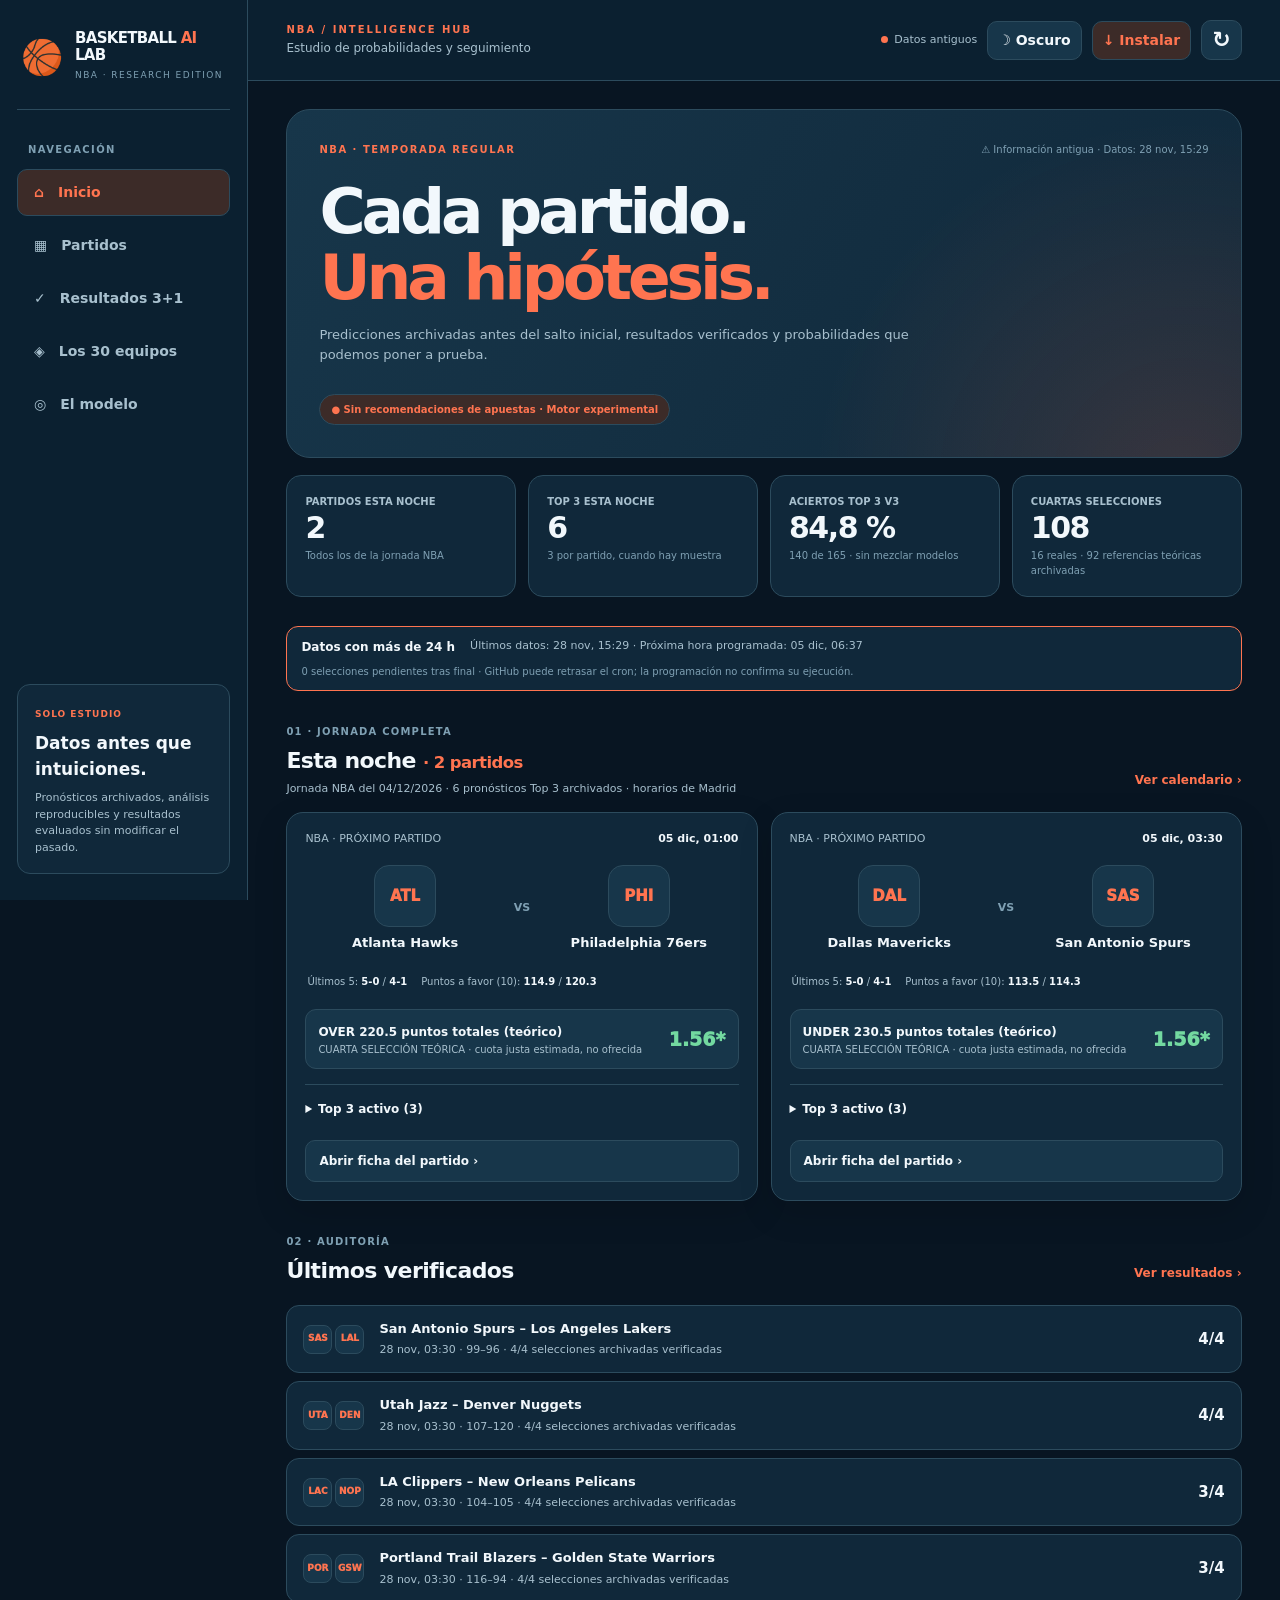
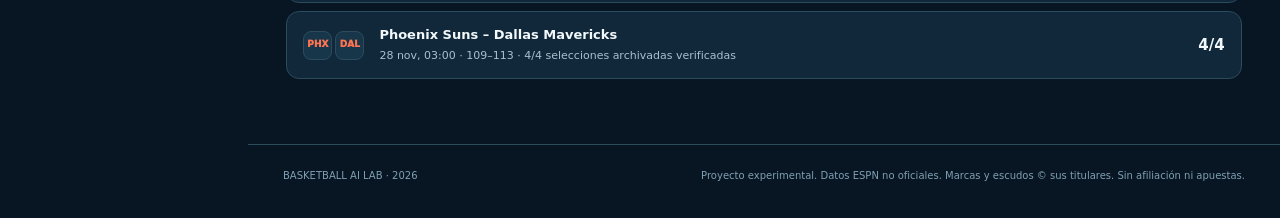
<file: site/index.html>
<!doctype html>
<html lang="es">
<head>
  <meta charset="utf-8">
  <meta name="viewport" content="width=device-width, initial-scale=1, viewport-fit=cover">
  <meta id="theme-color" name="theme-color" content="#091622">
  <meta name="description" content="Basketball AI Lab: NBA, pronósticos experimentales prepartido y resultados auditables.">
  <title>Basketball AI Lab | NBA</title>
  <link rel="icon" href="./assets/icon.svg" type="image/svg+xml">
  <link rel="manifest" href="./manifest.webmanifest">
  <link rel="apple-touch-icon" href="./assets/icon-192.png">
  <meta name="mobile-web-app-capable" content="yes">
  <meta name="apple-mobile-web-app-capable" content="yes">
  <meta name="apple-mobile-web-app-title" content="Basket AI Lab">
  <script>try{if(localStorage.getItem('bal-theme')==='light')document.documentElement.dataset.theme='light'}catch{}</script>
  <link rel="stylesheet" href="./styles.css">
</head>
<body>
  <a class="skip" href="#main">Saltar al contenido</a>
  <div class="app">
    <aside class="sidebar">
      <a href="#inicio" class="brand" aria-label="Basketball AI Lab, inicio">
        <span class="brand-ball" aria-hidden="true">🏀</span>
        <span><strong>BASKETBALL <b>AI</b> LAB</strong><small>NBA · RESEARCH EDITION</small></span>
      </a>
      <p class="sidebar-title">NAVEGACIÓN</p>
      <nav class="sidebar-menu" aria-label="Secciones">
        <button class="nav active" data-view="inicio">⌂ <span>Inicio</span></button>
        <button class="nav" data-view="partidos">▦ <span>Partidos</span></button>
        <button class="nav" data-view="resultados">✓ <span>Resultados 3+1</span></button>
        <button class="nav" data-view="equipos">◈ <span>Los 30 equipos</span></button>
        <button class="nav" data-view="modelo">◎ <span>El modelo</span></button>
      </nav>
      <section class="sidebar-note"><small>SOLO ESTUDIO</small><strong>Datos antes que intuiciones.</strong><p>Pronósticos archivados, análisis reproducibles y resultados evaluados sin modificar el pasado.</p></section>
    </aside>
    <div class="workspace">
      <header class="topbar">
        <div class="mobile-logo"><span>🏀</span><b>BASKETBALL <i>AI</i> LAB</b></div>
        <div class="topbar-heading"><small>NBA / INTELLIGENCE HUB</small><span>Estudio de probabilidades y seguimiento</span></div>
        <div class="topbar-actions">
          <span class="connection" id="connection"><span class="connection-dot"></span>Sin datos</span>
          <button type="button" class="icon-button" id="themeToggle" aria-pressed="false" aria-label="Activar tema claro" title="Cambiar apariencia">☽ <span>Oscuro</span></button>
          <button type="button" class="icon-button install-cta" id="installApp" aria-label="Instalar Basketball AI Lab" title="Instalar en el dispositivo">↓ <span>Instalar</span></button>
          <button type="button" class="icon-button refresh-button" id="refresh" aria-label="Volver a cargar datos" title="Actualizar">↻</button>
        </div>
      </header>
      <main id="main">
        <section class="page active" id="view-inicio" aria-labelledby="homeHeading">
          <div class="hero">
            <div class="hero-top"><span class="eyebrow">NBA · TEMPORADA REGULAR</span><span class="hero-updated" id="updated">Aún sin publicación</span></div>
            <h1 id="homeHeading">Cada partido.<br><em>Una hipótesis.</em></h1>
            <p>Predicciones archivadas antes del salto inicial, resultados verificados y probabilidades que podemos poner a prueba.</p>
            <div class="hero-tag">● Sin recomendaciones de apuestas · Motor experimental</div>
          </div>
          <div class="stat-grid" id="stats" aria-live="polite"></div>
          <div id="healthSummary" aria-live="polite"></div>
          <div class="section-title"><div><small>01 · JORNADA COMPLETA</small><h2>Esta noche <span class="night-count" id="nightCount"></span></h2><p class="fineprint" id="nightLabel">Todos los encuentros, hora de Madrid</p></div><button data-view="partidos">Ver calendario ›</button></div>
          <div class="fixture-grid" id="featured" aria-live="polite"></div>
          <div class="section-title"><div><small>02 · AUDITORÍA</small><h2>Últimos verificados</h2></div><button data-view="resultados">Ver resultados ›</button></div>
          <div class="result-list" id="recent"></div>
        </section>
        <section class="page" id="view-partidos" hidden>
          <div class="page-title"><span class="eyebrow">COMPETICIÓN · NBA</span><h1>Próximos <em>partidos.</em></h1><p>Consulta los encuentros, el Top 3 original y sus estadísticas históricas prepartido. La adicional solo aparece con cuota real comprobada.</p></div>
          <div class="filters"><label>Buscar equipo<input type="search" id="teamFilter" placeholder="Lakers, Celtics…" autocomplete="off"></label><label>Mostrar<select id="periodFilter"><option value="night">Esta noche</option><option value="future">Próximos</option><option value="all">Todos</option><option value="final">Finalizados</option></select></label></div>
          <div class="fixture-grid" id="allFixtures"></div>
        </section>
        <section class="page" id="view-resultados" hidden>
          <div class="page-title"><span class="eyebrow">SEGUIMIENTO INDEPENDIENTE</span><h1>Resultados <em>3+1.</em></h1><p>Solo se puntúan los tres mercados originales y la adicional realmente archivada.</p></div>
          <div class="stat-grid" id="resultStats"></div>
          <section class="audit-insights" aria-labelledby="auditInsightsTitle">
            <div class="section-title"><div><small>AUDITORÍA 3+1 · HISTÓRICO INTACTO</small><h2 id="auditInsightsTitle">Evolución y diagnóstico</h2></div></div>
            <div class="filters">
              <label>Periodo<select id="auditDaysFilter"><option value="7">Últimas 7 noches</option><option value="30" selected>Últimas 30 noches</option><option value="90">Últimas 90 noches</option><option value="365">Último año</option></select></label>
              <label>Versión del modelo<select id="auditModelFilter"><option value="ALL">Todas, separadas por versión</option><option value="V3">Solo V3</option></select></label>
            </div>
            <div id="auditSummary" aria-live="polite"></div>
            <details class="audit-fold" open><summary>Resultados por noche</summary><div id="auditNights" class="audit-insight-grid"></div></details>
            <details class="audit-fold"><summary>Desglose por mercado</summary><div id="auditMarkets" class="audit-insight-grid"></div></details>
            <details class="audit-fold"><summary>Rendimiento por versión</summary><div id="auditModels" class="audit-insight-grid"></div></details>
            <details class="audit-fold"><summary>Calibración del Top 3</summary><p class="fineprint">Compara la probabilidad prepartido archivada con el resultado observado. Estas muestras no demuestran rentabilidad ni calibración definitiva.</p><div id="auditCalibration"></div></details>
            <p class="fineprint">Solo Top 3 activo y adicional real congelados. Los pronósticos exploratorios y cuotas justas teóricas no entran en el balance de adicionales. No se modifican registros originales.</p>
          </section>
          <p class="fineprint balance-disclaimer">Top 3: cálculo hipotético con 1 € por selección a cuota matemática 1/probabilidad, que no es una cuota ofrecida ni una ganancia obtenida. Adicional: balance simulado con 1 € usando exclusivamente precios reales prepartido archivados. Ninguno supone apuestas ejecutadas.</p>
          <div class="section-title"><div><small>CALIDAD DEL MODELO</small><h2>Fiabilidad por mercado</h2></div></div>
          <div class="market-results" id="marketResults" aria-live="polite"></div>
          <div class="export-row"><a href="./reports/top3.csv" download="nba-top3.csv">Descargar Top 3 (CSV/Excel) ↓</a><a href="./reports/adicional_150.csv" download="nba-adicionales.csv">Descargar adicionales ↓</a><a href="./reports/sorpresas.csv" download="nba-sorpresas.csv">Exportar sorpresas ↓</a></div>
          <div class="legend"><span class="dot win"></span>Acierto confirmado <span class="dot lose"></span>Fallo confirmado <span class="dot pending"></span>Sin verificar</div>
          <div class="result-list" id="fullResults"></div>
          <div class="section-title"><div><small>UPSETS · ANÁLISIS</small><h2>Sorpresas del modelo</h2></div></div>
          <p class="fineprint">Derrotas de un favorito con probabilidad archivada ≥60 %. No implica que las cuotas tuviesen valor.</p><div class="result-list" id="upsets"></div>
        </section>
        <section class="page" id="view-equipos" hidden>
          <div class="page-title"><span class="eyebrow">30 FRANQUICIAS</span><h1>Todos los <em>escudos.</em></h1><p>Emblemas obtenidos del catálogo de ESPN, con iniciales de reserva cuando la imagen no está disponible.</p></div>
          <div class="team-grid" id="teamGrid"></div>
        </section>
        <section class="page" id="view-modelo" hidden>
          <div class="page-title"><span class="eyebrow">REPRODUCIBLE · SIN CAJA NEGRA</span><h1>Cómo <em>calculamos.</em></h1></div>
          <div class="method-grid">
            <article><span>01</span><h2>Historial anterior al partido</h2><p>Solo utilizamos encuentros finalizados y conocidos antes de generar el pronóstico. No entrenamos con resultados futuros.</p></article>
            <article><span>02</span><h2>Modelo experimental</h2><p>El Top 3 actual utiliza anotación y puntos recibidos de encuentros anteriores, ponderados por antigüedad. Las fichas añaden una comparativa descriptiva de los últimos diez partidos, forma y descanso; esas cifras no son estadísticas avanzadas de posesiones, lesiones o jugadores. No está calibrado para apuestas.</p></article>
            <article><span>03</span><h2>Tres selecciones entre varios mercados</h2><p>El motor compara ganador, puntos, hándicap y, con una muestra suficiente de box scores, triples, rebotes y asistencias de equipos. Elige tres mercados diferentes para nuevos partidos. Las líneas teóricas NO son cuotas de casas de apuestas.</p></article>
            <article><span>04</span><h2>Adicional +1,50</h2><p>Solo podrá archivarse si existe una cuota real registrada, de un proveedor y casa identificados, antes de empezar el partido. Por defecto está desactivada.</p></article>
            <article><span>05</span><h2>Seguimiento postpartido</h2><p>Separación visual de acierto, fallo y pendiente. Ningún resultado ausente se contabiliza como fallo y el Top 3 no se recalcula retrospectivamente.</p></article>
            <article><span>06</span><h2>Fuentes y límites</h2><p>ESPN ofrece endpoints accesibles sin clave pero no documentados para usos externos. Si el proveedor falla, se conservan los archivos, se señala el problema y no se inventa información.</p></article>
          </div>
        </section>
      </main>
      <footer><span>BASKETBALL AI LAB · 2026</span><span>Proyecto experimental. Datos ESPN no oficiales. Marcas y escudos © sus titulares. Sin afiliación ni apuestas.</span></footer>
      <nav class="bottom-nav" aria-label="Navegación móvil">
        <button data-view="inicio" class="active"><span>⌂</span>Inicio</button>
        <button data-view="partidos"><span>▦</span>Partidos</button>
        <button data-view="resultados"><span>✓</span>Resultados</button>
        <button data-view="equipos"><span>◈</span>Equipos</button>
      </nav>
    </div>
  </div>
  <dialog id="matchDialog" aria-labelledby="dialogTitle"><div class="dialog-top"><span id="dialogTitle">FICHA NBA</span><button id="closeDialog" aria-label="Cerrar ficha">×</button></div><div id="dialogBody"></div></dialog>
  <dialog id="installDialog" aria-labelledby="installTitle"><div class="dialog-top"><span id="installTitle">INSTALAR BASKETBALL AI LAB</span><button id="closeInstallDialog" aria-label="Cerrar instrucciones">×</button></div><div class="install-help"><p id="installInstructions"></p><p>Una vez instalada, se abrirá desde el icono de tu móvil, sin mostrar la barra del navegador. Los datos de partidos necesitan conexión para actualizarse.</p></div></dialog>
  <script type="module" src="./app.js"></script>
</body>
</html>
</file>
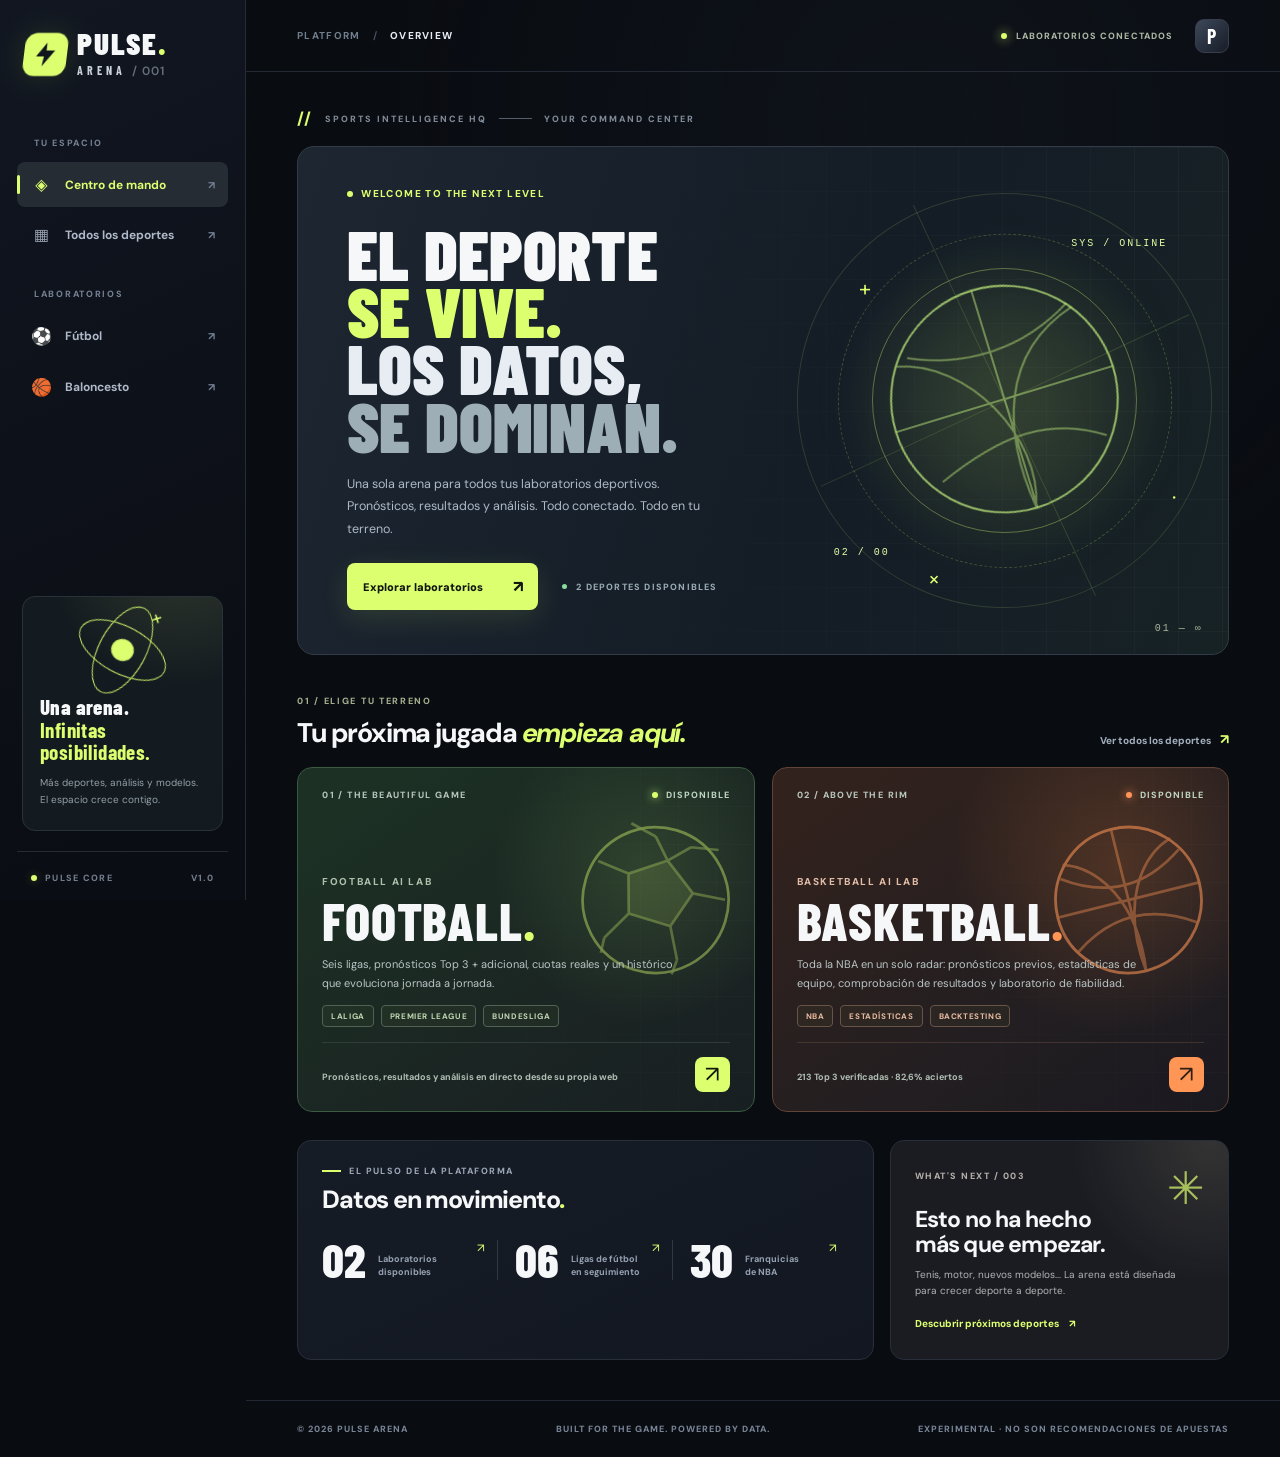
<file: site/arena/index.html>
<!doctype html>
<html lang="es">
<head>
  <meta charset="utf-8">
  <meta name="viewport" content="width=device-width, initial-scale=1, viewport-fit=cover">
  <meta name="theme-color" content="#0a0d13">
  <meta name="description" content="PULSE ARENA: tu centro de inteligencia deportiva. Football AI Lab y Basketball AI Lab, en una sola plataforma.">
  <title>PULSE ARENA · Tu centro de inteligencia deportiva</title>
  <link rel="manifest" href="./manifest.webmanifest">
  <link rel="icon" type="image/svg+xml" href="./icon.svg">
  <link rel="apple-touch-icon" href="./icon-192.png">
  <link rel="stylesheet" href="./styles.css">
  <meta name="apple-mobile-web-app-capable" content="yes">
  <meta name="apple-mobile-web-app-status-bar-style" content="black-translucent">
</head>
<body>
  <a class="skip" href="#main">Saltar al contenido</a>
  <div class="shell">
    <aside class="sidebar" id="sidebar">
      <a class="logo" href="#inicio" aria-label="PULSE ARENA, volver al inicio">
        <span class="logo-emblem" aria-hidden="true"><svg viewBox="0 0 44 44" fill="none"><path d="M23 4 8 25h12l-2 15 18-24H23z" fill="currentColor"/></svg></span>
        <span class="logo-type"><strong>PULSE<span class="dot">.</span></strong><small>ARENA <span> / 001</span></small></span>
      </a>
      <div class="sidebar-section">TU ESPACIO</div>
      <nav class="navigation" aria-label="Navegación principal">
        <a class="nav-link" data-route="inicio" href="#inicio"><span class="nav-symbol">◈</span> Centro de mando <span class="nav-arrow">↗</span></a>
        <a class="nav-link" data-route="catalogo" href="#catalogo"><span class="nav-symbol">▦</span> Todos los deportes <span class="nav-arrow">↗</span></a>
      </nav>
      <div class="sidebar-section modules-label">LABORATORIOS</div>
      <nav class="navigation" aria-label="Laboratorios disponibles">
        <a class="nav-link" data-route="football" href="#football"><span class="nav-symbol nav-football">⚽</span> Fútbol <span class="nav-arrow">↗</span></a>
        <a class="nav-link" data-route="basketball" href="#basketball"><span class="nav-symbol nav-basketball">🏀</span> Baloncesto <span class="nav-arrow">↗</span></a>
      </nav>
      <div class="sidebar-grow"></div>
      <div class="sidebar-bottom">
        <div class="side-orbit" aria-hidden="true"><span></span><span></span><span></span><i>+</i></div>
        <div class="side-caption">Una arena.<br><b>Infinitas posibilidades.</b></div>
        <p>Más deportes, análisis y modelos. El espacio crece contigo.</p>
      </div>
      <div class="sidebar-footer"><span class="tiny-led"></span> PULSE CORE <span class="sidebar-version">V1.0</span></div>
    </aside>

    <div class="workspace">
      <header class="topbar">
        <div class="breadcrumbs"><span>PLATFORM</span><span class="separator">/</span><strong id="breadcrumbCurrent">OVERVIEW</strong></div>
        <div class="topbar-right">
          <span class="live-label"><span class="live-dot"></span> LABORATORIOS CONECTADOS</span>
          <button id="installButton" class="top-button" type="button" hidden aria-label="Instalar PULSE ARENA">↓ <span>Instalar app</span></button>
          <span class="avatar" aria-hidden="true">P</span>
        </div>
      </header>

      <main id="main" tabindex="-1">
        <section class="page" id="page-inicio" aria-labelledby="homeTitle">
          <div class="eyebrow"><span class="eyebrow-slash">//</span> SPORTS INTELLIGENCE HQ <span class="eyebrow-line"></span> YOUR COMMAND CENTER</div>
          <div class="hero">
            <div class="hero-content">
              <div class="hero-kicker"><span class="kicker-led"></span> WELCOME TO THE NEXT LEVEL</div>
              <h1 id="homeTitle">EL DEPORTE<br><em>SE VIVE.</em><br><span>LOS DATOS,</span><br><strong>SE DOMINAN.</strong></h1>
              <p>Una sola arena para todos tus laboratorios deportivos. Pronósticos, resultados y análisis. Todo conectado. Todo en tu terreno.</p>
              <div class="hero-actions"><a href="#catalogo" class="primary-cta">Explorar laboratorios <span aria-hidden="true">↗</span></a><span class="hero-subs"><span class="status-spark"></span> 2 DEPORTES DISPONIBLES</span></div>
            </div>
            <div class="hero-art" aria-hidden="true">
              <div class="art-glow"></div>
              <div class="art-ring outer"></div><div class="art-ring middle"></div><div class="art-ring inner"></div>
              <div class="art-axis horizontal"></div><div class="art-axis vertical"></div>
              <div class="hero-sphere"><svg viewBox="0 0 250 250"><circle cx="125" cy="125" r="109" fill="none" stroke="currentColor" stroke-width="2" opacity=".7"/><path d="M16 125h218M125 16v218M35 65c67 15 113 105 89 168M213 59c-79 23-99 97-89 174M45 184c69-28 117-29 164 3M47 60c52 25 111 24 162-6" fill="none" stroke="currentColor" stroke-width="2" opacity=".45"/></svg></div>
              <span class="art-label art-top">SYS / ONLINE</span><span class="art-label art-bottom">02 / 00</span>
              <span class="art-float one">+</span><span class="art-float two">·</span><span class="art-float three">×</span>
            </div>
            <span class="hero-number" aria-hidden="true">01 — ∞</span>
          </div>

          <div class="section-head"><div><span class="section-index">01 / ELIGE TU TERRENO</span><h2>Tu próxima jugada <span class="italic">empieza aquí.</span></h2></div><a class="subtle-link" href="#catalogo">Ver todos los deportes <span>↗</span></a></div>
          <div id="activeCards" class="sport-grid"></div>

          <div class="bottom-layout">
            <section class="metrics-section" aria-labelledby="pulseMetricsTitle">
              <div class="mini-heading"><span class="small-line"></span> EL PULSO DE LA PLATAFORMA</div>
              <h2 id="pulseMetricsTitle">Datos en movimiento<span>.</span></h2>
              <div class="metric-grid">
                <div class="metric"><span class="metric-value">02</span><span class="metric-label">Laboratorios<br>disponibles</span><span class="metric-mark">↗</span></div>
                <div class="metric"><span class="metric-value">06</span><span class="metric-label">Ligas de fútbol<br>en seguimiento</span><span class="metric-mark">↗</span></div>
                <div class="metric"><span class="metric-value">30</span><span class="metric-label">Franquicias<br>de NBA</span><span class="metric-mark">↗</span></div>
              </div>
            </section>
            <section class="next-card" aria-labelledby="nextTitle"><span class="next-eyebrow">WHAT'S NEXT / 003</span><div class="next-icon">✳</div><h2 id="nextTitle">Esto no ha hecho más que empezar.</h2><p>Tenis, motor, nuevos modelos... La arena está diseñada para crecer deporte a deporte.</p><a href="#catalogo">Descubrir próximos deportes <span>↗</span></a></section>
          </div>
        </section>

        <section class="page" id="page-catalogo" aria-labelledby="catalogTitle">
          <div class="eyebrow"><span class="eyebrow-slash">//</span> SPORT DIRECTORY <span class="eyebrow-line"></span> THE LINEUP</div>
          <div class="title-band"><span class="section-index">02 / TODOS LOS DEPORTES</span><h1 id="catalogTitle">UN UNIVERSO.<br><em>MÚLTIPLES JUEGOS.</em></h1><p>Elige un deporte para entrar en su laboratorio. Nuevas disciplinas se añadirán aquí sin perder tus aplicaciones actuales.</p></div>
          <div class="search-row"><label class="search-box"><span aria-hidden="true">⌕</span><span class="sr-only">Buscar deporte</span><input id="sportsSearch" type="search" placeholder="Busca un deporte..." autocomplete="off"></label><span id="catalogCount" class="result-count"></span></div>
          <div id="catalogCards" class="catalog-grid"></div><p id="emptySearch" class="empty-message" hidden>No hay deportes que coincidan con esa búsqueda.</p>
        </section>

        <section class="page" id="page-lab" aria-labelledby="labTitle">
          <div class="lab-topline"><a href="#inicio" class="back-link">← Volver al centro</a><span class="lab-status"><span class="tiny-led"></span> LABORATORIO ACTIVO</span></div>
          <div class="lab-heading"><div><span id="labEyebrow" class="section-index"></span><h1 id="labTitle">LABORATORIO</h1><p id="labDescription"></p></div><div class="lab-actions"><a id="labOpenExternal" href="#" target="_blank" rel="noopener noreferrer" class="open-link">Abrir original <span>↗</span></a><button id="labReload" type="button" class="reload-btn" title="Recargar laboratorio" aria-label="Recargar laboratorio">↻</button></div></div>
          <div class="embed-wrap"><div class="embed-bar"><span class="browser-dots"><i></i><i></i><i></i></span><span id="embedUrl" class="embed-url"></span><span class="embed-badge">PULSE CONNECT</span></div><div class="embed-stage"><iframe id="labFrame" title="Laboratorio deportivo" loading="lazy" referrerpolicy="strict-origin-when-cross-origin" allow="fullscreen" src="about:blank"></iframe><div id="frameFallback" class="frame-fallback" hidden><b>El contenido no se ha podido mostrar integrado.</b><p>Puedes abrir el laboratorio original sin perder ninguno de sus datos o funciones.</p><a id="fallbackOpen" href="#" target="_blank" rel="noopener noreferrer">Abrir laboratorio ↗</a></div></div></div>
          <div class="embed-note"><span>ℹ</span> El laboratorio funciona de forma independiente y mantiene sus propias actualizaciones. Si necesitas más espacio, usa «Abrir original».</div>
        </section>
      </main>
      <footer class="footer"><span>© <span id="footerYear"></span> PULSE ARENA</span><span>BUILT FOR THE GAME. POWERED BY DATA.</span><span>EXPERIMENTAL · NO SON RECOMENDACIONES DE APUESTAS</span></footer>
    </div>
  </div>
  <script type="module" src="./app.js"></script>
</body>
</html>
</file>
<file: site/styles.css>
:root{color-scheme:dark;--bg:#081522;--sidebar:#0b2030;--panel:#10283a;--panel2:#17364a;--line:#2c4b5d;--text:#f2f8fc;--muted:#a8c0ce;--sub:#7fa0b3;--accent:#ff7450;--accent-bg:#3c2b28;--win:#73d9a0;--lose:#ff8997;--pending:#a4bdcc;--shadow:0 12px 34px rgba(0,0,0,.14)}
:root[data-theme="light"]{color-scheme:light;--bg:#f3f6fa;--sidebar:#fff;--panel:#fff;--panel2:#edf3f8;--line:#d7e2ea;--text:#1a3042;--muted:#576e82;--sub:#71899b;--accent:#bc492d;--accent-bg:#fff0e9;--win:#18834d;--lose:#ba354a;--pending:#567688;--shadow:0 10px 30px rgba(33,63,94,.07)}
*{box-sizing:border-box}html{scroll-behavior:smooth}body{margin:0;background:var(--bg);color:var(--text);font-family:system-ui,-apple-system,"Segoe UI",sans-serif;font-size:14px;line-height:1.5}button,input,select{font:inherit}button{cursor:pointer}button:focus-visible,a:focus-visible,input:focus-visible,select:focus-visible,summary:focus-visible{outline:2px solid var(--accent);outline-offset:3px}a{color:inherit;text-decoration:none}[hidden]{display:none!important}.skip{position:absolute;top:-100px;background:var(--accent);color:#fff;padding:10px;z-index:100}.skip:focus{top:0}.app{min-height:100vh}.sidebar{position:fixed;inset:0 auto 0 0;width:248px;z-index:11;background:var(--sidebar);padding:26px 17px;display:flex;flex-direction:column;border-right:1px solid var(--line)}.brand{display:flex;align-items:center;gap:12px;border-bottom:1px solid var(--line);padding:4px 4px 25px}.brand-ball{font-size:34px}.brand strong{display:block;font-weight:900;letter-spacing:-.7px;line-height:1.1;font-size:15px}.brand strong b{color:var(--accent)}.brand small{font-size:9px;color:var(--sub);letter-spacing:1.45px}.sidebar-title{font-size:10px;color:var(--sub);letter-spacing:1.4px;margin:32px 11px 12px;font-weight:800}.sidebar-menu{display:grid;gap:6px}.sidebar-menu .nav{border:1px solid transparent;background:transparent;color:var(--muted);border-radius:10px;display:flex;gap:14px;padding:12px 16px;text-align:left;font-weight:750}.sidebar-menu .nav.active{background:var(--accent-bg);color:var(--accent);border-color:var(--line)}.sidebar-menu .nav:hover{background:var(--panel2)}.sidebar-note{margin-top:auto;border:1px solid var(--line);border-radius:13px;padding:17px;background:var(--panel)}.sidebar-note small{color:var(--accent);font-size:9px;font-weight:900;letter-spacing:1px}.sidebar-note strong{display:block;font-size:17px;margin:8px 0}.sidebar-note p{font-size:11px;color:var(--muted);margin:0}.workspace{margin-left:248px;min-height:100vh}.topbar{height:81px;border-bottom:1px solid var(--line);padding:0 clamp(18px,3vw,44px);display:flex;align-items:center;justify-content:space-between;gap:14px;background:var(--sidebar);position:sticky;top:0;z-index:9}.topbar-heading small{display:block;font-size:10px;letter-spacing:2px;color:var(--accent);font-weight:900}.topbar-heading span{color:var(--muted);font-size:12px}.topbar-actions{display:flex;align-items:center;gap:10px}.connection{font-size:11px;color:var(--muted);white-space:nowrap}.connection-dot{display:inline-block;width:7px;height:7px;border-radius:99px;background:var(--sub);margin-right:6px}.connection.ready .connection-dot{background:var(--win)}.connection.warn .connection-dot{background:var(--accent)}.icon-button{border:1px solid var(--line);border-radius:10px;background:var(--panel2);color:var(--text);padding:8px 10px;min-height:39px;font-weight:750}.refresh-button{font-size:22px;line-height:1}.icon-button:hover{border-color:var(--accent)}.mobile-logo{display:none}main{max-width:1400px;margin:auto;padding:28px clamp(18px,3vw,45px) 65px}.page{animation:enter .18s ease}@keyframes enter{from{opacity:.75;transform:translateY(2px)}to{opacity:1;transform:none}}.hero{border-radius:24px;padding:32px;background:radial-gradient(circle at 94% 110%,rgba(255,116,80,.17),transparent 38%),linear-gradient(120deg,var(--panel2),var(--panel));border:1px solid var(--line)}.hero-top{display:flex;justify-content:space-between;align-items:center;gap:16px;flex-wrap:wrap}.eyebrow{font-size:10px;color:var(--accent);font-weight:900;letter-spacing:1.5px}.hero-updated{font-size:10px;color:var(--sub)}h1{line-height:1.05;font-weight:900;letter-spacing:-.065em}.hero h1{font-size:clamp(35px,5vw,63px);margin:22px 0 14px}.hero em,.page-title em{color:var(--accent);font-style:normal}.hero p{max-width:620px;color:var(--muted);font-size:13px}.hero-tag{display:inline-block;margin-top:17px;background:var(--accent-bg);color:var(--accent);border:1px solid var(--line);border-radius:100px;padding:7px 11px;font-size:10px;font-weight:800}.stat-grid{display:grid;grid-template-columns:repeat(4,minmax(0,1fr));gap:12px;margin:17px 0 29px}.stat{min-width:0;padding:18px;background:var(--panel);border:1px solid var(--line);border-radius:15px}.stat span{display:block;color:var(--muted);font-size:10px;font-weight:800}.stat strong{font-size:30px;line-height:1.28;letter-spacing:-1.5px;font-variant-numeric:tabular-nums}.stat small{display:block;color:var(--sub);font-size:10px}.section-title{display:flex;justify-content:space-between;align-items:end;gap:12px;margin:29px 0 15px}.section-title small{color:var(--sub);font-weight:900;letter-spacing:1.2px;font-size:10px}.section-title h2{font-size:22px;letter-spacing:-.6px;margin:3px 0}.section-title button{background:none;border:0;color:var(--accent);font-weight:850;font-size:12px;padding:8px 0}.fixture-grid{display:grid;grid-template-columns:repeat(2,minmax(0,1fr));gap:13px}.fixture{min-width:0;background:var(--panel);border:1px solid var(--line);border-radius:17px;padding:18px;display:flex;flex-direction:column;gap:15px;box-shadow:var(--shadow)}.fixture-meta{display:flex;justify-content:space-between;gap:8px;font-size:11px;color:var(--muted)}.fixture-meta time{color:var(--text);font-weight:730}.teams{display:grid;grid-template-columns:minmax(0,1fr) auto minmax(0,1fr);gap:9px;align-items:center;min-height:91px}.team{min-width:0;display:flex;flex-direction:column;align-items:center;text-align:center;gap:8px}.team strong{font-size:13px;line-height:1.27;overflow-wrap:anywhere}.team-versus{font-size:11px;color:var(--sub);font-weight:900;white-space:nowrap}.crest{width:62px;height:62px;flex:0 0 62px;border-radius:15px;display:grid;place-items:center;border:1px solid var(--line);background:var(--panel2);font-size:15px;font-weight:950;color:var(--accent);overflow:hidden}.crest img{display:block;width:100%;height:100%;object-fit:contain;padding:4px}.score{font-size:20px;font-variant-numeric:tabular-nums;color:var(--text)}.extra-row{padding:11px 12px;background:var(--panel2);border:1px solid var(--line);border-radius:11px;display:flex;justify-content:space-between;gap:9px;align-items:center}.extra-row strong{font-size:12px}.extra-row small{display:block;color:var(--muted);font-size:10px}.extra-row .price{font-size:19px;font-weight:950;color:var(--win)}.top3{border-top:1px solid var(--line);padding-top:8px}.top3 summary{font-size:12px;font-weight:850;color:var(--text);cursor:pointer;padding:7px 0}.pick-row{display:flex;justify-content:space-between;align-items:center;gap:9px;border-top:1px solid var(--line);padding:10px 0;font-size:12px}.pick-row span{min-width:0;color:var(--muted)}.pick-row b{white-space:nowrap}.pick-row .win{color:var(--win)}.pick-row .lose{color:var(--lose)}.pick-row .pending{color:var(--pending)}.open-match{margin-top:auto;width:100%;padding:11px 13px;border-radius:10px;background:var(--panel2);color:var(--text);border:1px solid var(--line);text-align:left;font-size:12px;font-weight:800}.open-match:hover{border-color:var(--accent)}.result-list{display:grid;gap:8px}.result-item{border:1px solid var(--line);background:var(--panel);color:var(--text);border-radius:13px;padding:13px 16px;display:flex;align-items:center;justify-content:space-between;gap:15px;text-align:left;width:100%}.result-item strong{display:block;font-size:13px}.result-item small{color:var(--muted);font-size:11px}.result-item b{white-space:nowrap;font-size:15px}.status-chip{border:1px solid var(--line);border-radius:7px;color:var(--pending);font-size:10px;font-weight:850;padding:4px 7px;display:inline-block;white-space:nowrap}.status-chip.win{color:var(--win)}.status-chip.lose{color:var(--lose)}.empty{grid-column:1/-1;border:1px dashed var(--line);border-radius:15px;padding:25px;color:var(--muted);font-size:12px;background:var(--panel)}.empty strong{display:block;color:var(--text);font-size:14px;margin-bottom:5px}.page-title{margin:10px 0 25px}.page-title h1{font-size:clamp(34px,5vw,53px);margin:8px 0}.page-title p{color:var(--muted);max-width:680px}.filters{display:flex;gap:12px;flex-wrap:wrap;background:var(--panel);border:1px solid var(--line);border-radius:13px;padding:15px;margin-bottom:16px}.filters label{display:grid;gap:5px;flex:1;min-width:180px;color:var(--muted);font-size:11px;font-weight:800}.filters input,.filters select{min-height:43px;border:1px solid var(--line);background:var(--bg);color:var(--text);padding:10px;border-radius:9px}.legend{color:var(--muted);font-size:11px;display:flex;gap:8px;align-items:center;flex-wrap:wrap;margin:0 0 18px}.dot{width:7px;height:7px;border-radius:99px;background:var(--sub)}.dot.win{background:var(--win)}.dot.lose{background:var(--lose)}.dot.pending{background:var(--pending)}.team-grid{display:grid;grid-template-columns:repeat(5,minmax(0,1fr));gap:12px}.team-card{display:flex;flex-direction:column;align-items:center;text-align:center;gap:12px;background:var(--panel);border:1px solid var(--line);border-radius:14px;padding:20px 12px;min-width:0}.team-card .crest{width:82px;height:82px;flex-basis:82px}.team-card strong{font-size:12px}.team-card small{color:var(--sub);font-size:10px}.method-grid{display:grid;grid-template-columns:repeat(2,minmax(0,1fr));gap:13px}.method-grid article{background:var(--panel);border:1px solid var(--line);border-radius:15px;padding:23px}.method-grid article>span{color:var(--accent);font-weight:950;font-size:21px}.method-grid h2{font-size:17px}.method-grid p{font-size:12px;color:var(--muted);line-height:1.7}footer{display:flex;justify-content:space-between;gap:10px;flex-wrap:wrap;border-top:1px solid var(--line);padding:23px 35px 35px;color:var(--sub);font-size:10px}.bottom-nav{display:none}dialog{border:1px solid var(--line);border-radius:17px;background:var(--panel);color:var(--text);width:min(650px,calc(100vw - 22px));max-height:90dvh;padding:0;overflow:auto;box-shadow:0 25px 90px rgba(0,0,0,.4)}dialog::backdrop{background:rgba(4,13,22,.76)}.dialog-top{position:sticky;top:0;background:var(--panel);border-bottom:1px solid var(--line);display:flex;justify-content:space-between;align-items:center;padding:15px 21px;z-index:2;font-weight:800;font-size:11px}.dialog-top button{border:1px solid var(--line);background:var(--panel2);color:var(--text);border-radius:8px;font-size:24px;width:36px;height:36px}#dialogBody{padding:21px}.dialog-stats{display:grid;grid-template-columns:1fr 1fr;gap:9px;margin:17px 0}.dialog-stats>div{padding:14px;border:1px solid var(--line);border-radius:10px;background:var(--panel2)}.dialog-stats span{display:block;color:var(--muted);font-size:10px}.dialog-stats strong{font-size:19px}.dialog-picks{border:1px solid var(--line);border-radius:11px;overflow:hidden;margin-top:14px}.dialog-picks .pick-row{padding:13px}.fineprint{font-size:11px;color:var(--muted);line-height:1.6}
@media(max-width:1080px){.team-grid{grid-template-columns:repeat(4,minmax(0,1fr))}.connection{display:none}}
@media(max-width:800px){.sidebar{display:none}.workspace{margin-left:0}.topbar{height:72px;padding:0 13px}.mobile-logo{display:flex;align-items:center;gap:9px;white-space:nowrap;font-size:12px}.mobile-logo>span{font-size:25px}.mobile-logo i{font-style:normal;color:var(--accent)}.topbar-heading{display:none}.topbar-actions{gap:7px}.icon-button{padding:6px 9px;min-height:39px}.icon-button span{display:none}main{padding:18px 14px 96px}.bottom-nav{display:grid;grid-template-columns:repeat(4,minmax(0,1fr));position:fixed;bottom:0;left:0;right:0;background:var(--sidebar);border-top:1px solid var(--line);z-index:10;padding:7px 5px calc(6px + env(safe-area-inset-bottom));box-shadow:var(--shadow)}.bottom-nav button{display:flex;flex-direction:column;gap:0;align-items:center;justify-content:center;background:transparent;border:0;color:var(--sub);font-size:10px;font-weight:730;min-height:48px}.bottom-nav button span{font-size:24px;line-height:1.2}.bottom-nav button.active{color:var(--accent)}.stat-grid{grid-template-columns:repeat(2,minmax(0,1fr))}.fixture-grid{grid-template-columns:1fr}.team-grid{grid-template-columns:repeat(3,minmax(0,1fr))}.hero{padding:23px;border-radius:19px}.hero h1{font-size:39px}.crest{width:54px;height:54px;flex-basis:54px}.teams{min-height:75px}.team-card .crest{width:72px;height:72px;flex-basis:72px}footer{padding-bottom:105px}.method-grid{grid-template-columns:1fr}}
@media(max-width:390px){.mobile-logo{font-size:10px}.mobile-logo>span{font-size:22px}.hero h1{font-size:34px}.crest{width:49px;height:49px;flex-basis:49px}.team-card .crest{width:64px;height:64px;flex-basis:64px}.team strong{font-size:12px}.team-grid{grid-template-columns:repeat(2,minmax(0,1fr))}.hero-tag{font-size:9px}.section-title h2{font-size:20px}}
@media(prefers-reduced-motion:reduce){.page{animation:none}html{scroll-behavior:auto}}

.export-row{display:flex;gap:9px;flex-wrap:wrap;margin:6px 0 19px}.export-row a{padding:10px 13px;border-radius:10px;border:1px solid var(--line);background:var(--panel2);color:var(--text);font-size:11px;font-weight:800}.export-row a:hover{color:var(--accent);border-color:var(--accent)}

/* Verified-result cards retain both official crests at all widths. */
.result-with-crests{display:flex;gap:3px;flex:0 0 auto}.result-with-crests .crest{width:29px;height:29px;flex-basis:29px;border-radius:8px;font-size:9px}.result-with-crests .crest img{padding:2px}.result-team-text{min-width:0;flex:1}.result-team-text strong,.result-team-text small{overflow-wrap:anywhere}.review-banner{border:1px solid var(--accent);padding:12px;border-radius:10px;color:var(--accent);background:var(--accent-bg);font-size:11px;font-weight:760}
@media(max-width:390px){.result-with-crests .crest{width:24px;height:24px;flex-basis:24px}.result-with-crests{gap:2px}.result-item{padding:11px 9px;gap:8px}.result-team-text strong{font-size:11px}.result-team-text small{font-size:9px}}

.market-results{display:grid;grid-template-columns:repeat(3,minmax(0,1fr));gap:12px;margin:0 0 18px}.market-quality{background:var(--panel);border:1px solid var(--line);border-radius:13px;padding:17px;display:flex;flex-direction:column;gap:4px}.market-quality small{font-size:11px;font-weight:850;color:var(--muted)}.market-quality strong{font-size:27px;color:var(--text)}.market-quality>span{font-size:10px;color:var(--sub)}@media(max-width:600px){.market-results{grid-template-columns:1fr;gap:8px}.market-quality{padding:12px 15px;display:grid;grid-template-columns:1fr auto;align-items:center}.market-quality strong{font-size:22px}.market-quality>span{grid-column:1/-1}}

/* Complete Madrid-night slate and source-grounded, pregame comparison. */
.night-count{font-size:.75em;color:var(--accent);white-space:nowrap}.section-title .fineprint{margin:2px 0 0}.fixture-form{display:flex;flex-wrap:wrap;gap:5px 14px;color:var(--muted);font-size:10px;padding:5px 2px}.fixture-form b{font-variant-numeric:tabular-nums;color:var(--text)}
.stats-context{border:1px solid var(--line);border-radius:12px;overflow:hidden;background:var(--panel2)}.stats-context>p{font-size:11px;color:var(--muted);padding:12px 14px 3px;margin:0}.stats-context>small{display:block;font-size:10px;color:var(--muted);padding:10px 14px;line-height:1.55}.stats-table-head,.stats-table-row{display:grid;grid-template-columns:minmax(0,2fr) 1fr 1fr;gap:8px;align-items:center;padding:10px 14px;border-bottom:1px solid var(--line);font-size:11px;font-variant-numeric:tabular-nums}.stats-table-head{color:var(--accent);font-weight:800}.stats-table-row span{color:var(--muted)}.stats-table-head b,.stats-table-row b{text-align:right}.stats-table-row:last-child{border-bottom:none}
@media(max-width:390px){.stats-table-row,.stats-table-head{padding:9px 10px;font-size:10px}.fixture-form{font-size:9px}}

/* PWA: compact, visible native installation affordance. */
.install-cta{background:var(--accent-bg);color:var(--accent);white-space:nowrap}
.install-help{padding:15px 20px 20px;color:var(--text);line-height:1.65}
.install-help p:last-child{font-size:12px;color:var(--muted)}
@media(max-width:800px){.install-cta{min-width:39px;font-size:17px;padding:5px 9px}.install-cta span{display:inline;font-size:11px}}

/* Distinguish mathematical price and hypothetical 1-EUR settlement clearly. */
.fair-note{display:block;font-size:10px;color:var(--muted);font-weight:500;margin-top:4px}
.pick-meta{display:flex;align-items:flex-end;gap:5px;flex-direction:column;min-width:110px}
.pick-meta>b{font-variant-numeric:tabular-nums}
.simulated-net{display:block;font-size:10px;font-variant-numeric:tabular-nums;font-weight:800;text-align:right}
.simulated-net.positive{color:var(--win)}
.simulated-net.negative{color:var(--lose)}
.balance-disclaimer{margin:-12px 0 22px;max-width:850px}
@media(max-width:520px){.pick-meta{min-width:90px}.fair-note,.simulated-net{font-size:9px}}

/* Panel de auditoría: lectura progresiva en móviles y sin alterar las fichas existentes. */
.audit-insights{margin:22px 0 30px}
.audit-insight-totals{display:grid;grid-template-columns:repeat(2,minmax(0,1fr));gap:12px}
.audit-insight-totals>div,.audit-insight-row,.audit-calibration-row{background:var(--panel);border:1px solid var(--line);border-radius:12px;padding:14px}
.audit-insight-totals>div>small{display:block;font-weight:850;color:var(--accent);letter-spacing:.5px}
.audit-number{display:block;font-size:18px;font-weight:850;color:var(--text);font-variant-numeric:tabular-nums}
.audit-number small{font-size:12px;color:var(--muted)}
.audit-insight-totals small,.audit-insight-row small{color:var(--sub);display:block}
.audit-fold{border:1px solid var(--line);border-radius:12px;margin:13px 0;padding:0 14px;background:var(--panel2)}
.audit-fold summary{cursor:pointer;min-height:48px;display:flex;align-items:center;font-size:14px;font-weight:800}
.audit-insight-grid{display:grid;grid-template-columns:repeat(2,minmax(0,1fr));gap:9px;padding-bottom:15px}
.audit-insight-row{display:grid;gap:9px;padding:12px}
.audit-insight-row strong{font-size:13px}
.audit-insight-row div>span:first-child{font-size:10px;color:var(--accent);font-weight:750}
.audit-calibration-row{display:flex;gap:12px;justify-content:space-between;margin:7px 0;font-size:12px}
.audit-health{display:flex;flex-wrap:wrap;gap:8px 15px;padding:11px 14px;border:1px solid var(--line);border-radius:12px;background:var(--panel);margin:0 0 20px;align-items:center}
.audit-health strong{font-size:12px}
.audit-health span{font-size:11px;color:var(--muted)}
.audit-health small{flex-basis:100%;font-size:10px;color:var(--sub)}
.audit-health-warn{border-color:var(--accent)}
@media(max-width:600px){.audit-insight-grid,.audit-insight-totals{grid-template-columns:1fr}.audit-calibration-row{flex-direction:column;gap:3px}}
</file>
<file: site/arena/styles.css>
@import url('https://fonts.googleapis.com/css2?family=Barlow+Condensed:wght@500;600;700;800;900&family=DM+Sans:wght@400;500;600;700;800&display=swap');
:root{--bg:#090c11;--sidebar:#0d1018;--panel:#141923;--panel-alt:#161c27;--text:#f6f7f9;--muted:#8c96a7;--line:#292e3b;--lime:#dcff70;--orange:#ff9656;--sky:#77d5ff;--violet:#c4a1ff;--pink:#ff98c2;--ff:'DM Sans',Inter,system-ui,-apple-system,Arial,sans-serif;--display:'Barlow Condensed',Impact,'Arial Narrow',sans-serif}
*{box-sizing:border-box}html{scroll-behavior:smooth}body{margin:0;background:var(--bg);color:var(--text);font-family:var(--ff);font-size:14px;-webkit-font-smoothing:antialiased}button,input{font:inherit}button,a{-webkit-tap-highlight-color:transparent}a{text-decoration:none;color:inherit}button{cursor:pointer}button:focus-visible,a:focus-visible,input:focus-visible{outline:2px solid var(--lime);outline-offset:3px}::selection{background:var(--lime);color:#141710}.skip,.sr-only{position:absolute;width:1px;height:1px;overflow:hidden;clip:rect(0,0,0,0)}.skip:focus{z-index:99;width:auto;height:auto;clip:auto;top:12px;left:12px;padding:12px;background:var(--lime);color:#10131a}
.shell{min-height:100vh;display:grid;grid-template-columns:246px minmax(0,1fr)}
.sidebar{position:sticky;top:0;height:100vh;background:linear-gradient(155deg,#111621,#0a0d13 90%);border-right:1px solid #262b36;display:flex;flex-direction:column;padding:29px 17px 16px;z-index:3}.logo{display:flex;align-items:center;gap:10px;margin:0 0 57px 7px;min-height:51px}.logo-emblem{display:grid;place-items:center;background:var(--lime);color:#10141b;width:43px;height:43px;border-radius:12px;transform:skew(-7deg);box-shadow:0 0 32px #c6ff4b20}.logo-emblem svg{width:29px;height:29px}.logo-type strong{display:block;font-family:var(--display);font-size:31px;line-height:.85;letter-spacing:1.8px;font-weight:900}.logo-type .dot{color:var(--lime)}.logo-type small{display:block;color:#cad1d9;letter-spacing:4px;font-family:var(--display);font-size:12px;font-weight:700;margin-top:7px}.logo-type small span{font-family:var(--ff);color:#666e7c;letter-spacing:1px;font-weight:600}.sidebar-section{color:#758092;font-weight:800;letter-spacing:1.7px;font-size:9px;margin:0 0 13px 17px}.modules-label{margin-top:31px}.navigation{display:grid;gap:5px}.nav-link{position:relative;display:flex;align-items:center;gap:12px;padding:13px 13px;border-radius:8px;font-size:12px;font-weight:700;color:#aeb8c7;transition:background .15s,color .15s}.nav-link:hover{background:#202736;color:#fff}.nav-link.active{background:#252c34;color:var(--lime)}.nav-link.active:before{content:'';position:absolute;left:0;width:3px;height:19px;border-radius:4px;background:var(--lime)}.nav-symbol{font-family:system-ui;font-size:16px;color:#929ba9;width:23px;text-align:center}.nav-link.active .nav-symbol{color:var(--lime)}.nav-football,.nav-basketball{font-size:17px}.nav-arrow{font-size:11px;color:#738093;margin-left:auto}.sidebar-grow{flex:1}.sidebar-bottom{margin:16px 5px;padding:19px 17px 22px;border:1px solid #293239;border-radius:13px;background:radial-gradient(circle at 80% -20%,#dae87e24,transparent 42%),#141b20;overflow:hidden}.side-orbit{position:relative;height:68px;width:95px;margin:0 auto 12px;transform:rotate(-17deg)}.side-orbit span{position:absolute;inset:10px 0;border:1px solid #c9ef69;border-radius:50%;transform:rotate(45deg)}.side-orbit span:nth-child(2){transform:rotate(-45deg)}.side-orbit span:nth-child(3){inset:23px 36px;background:var(--lime);border-radius:50%}.side-orbit i{position:absolute;color:var(--lime);font-size:20px;right:0;top:0;font-style:normal}.side-caption{font-family:var(--display);font-size:21px;font-weight:800;line-height:1.06;letter-spacing:.4px}.side-caption b{color:var(--lime)}.sidebar-bottom p{font-size:10px;line-height:1.65;color:#929ea7;margin:12px 0 0}.sidebar-footer{padding:20px 14px 0;margin-top:4px;border-top:1px solid #252a34;display:flex;align-items:center;gap:8px;font-size:9px;font-weight:800;letter-spacing:1.3px;color:#737d8d}.tiny-led{width:6px;height:6px;border-radius:50%;background:var(--lime);display:inline-block;box-shadow:0 0 10px #dfff7050;flex:none}.sidebar-version{margin-left:auto}
.workspace{min-width:0;background:radial-gradient(circle at 65% 8%,#18212c52,transparent 38%),#090c11;min-height:100vh;display:flex;flex-direction:column}.topbar{height:72px;display:flex;justify-content:space-between;align-items:center;padding:0 clamp(22px,4vw,65px);border-bottom:1px solid #232a34}.breadcrumbs{display:flex;gap:12px;align-items:center;font-size:10px;letter-spacing:1.3px;color:#717e8d;font-weight:700}.breadcrumbs .separator{color:#46505c}.breadcrumbs strong{color:#e4ebf4;font-weight:800}.topbar-right{display:flex;gap:22px;align-items:center}.live-label{font-size:9px;font-weight:800;letter-spacing:1.05px;color:#acb8a3;display:flex;align-items:center;gap:9px}.live-dot{width:6px;height:6px;border-radius:50%;background:var(--lime);box-shadow:0 0 11px #dfff70}.avatar{width:34px;height:34px;display:grid;place-items:center;border:1px solid #383e4b;border-radius:9px;color:#fff;background:linear-gradient(135deg,#3d485a,#171c26);font-family:var(--display);font-size:20px;font-weight:700}.top-button{border:1px solid #454b37;background:#20271c;color:var(--lime);padding:9px 12px;border-radius:9px;font-size:11px;font-weight:800}.top-button[hidden]{display:none}
main{width:100%;max-width:1600px;margin:0 auto;padding:36px clamp(22px,4vw,65px) 40px;flex:1}.page{display:none}.page.active{display:block;animation:rise .22s ease both}@keyframes rise{from{opacity:.6;transform:translateY(7px)}to{opacity:1;transform:none}}.eyebrow{display:flex;align-items:center;gap:12px;font-size:9px;letter-spacing:2px;font-weight:800;color:#828c99;margin-bottom:17px}.eyebrow-slash{color:var(--lime);font-size:16px}.eyebrow-line{height:1px;width:33px;background:#53606b}
.hero{position:relative;overflow:hidden;background:linear-gradient(108deg,#1d2631,#141c26 57%,#172225);border:1px solid #323c48;border-radius:17px;min-height:440px;padding:40px 49px 44px;display:flex;align-items:center;isolation:isolate}.hero:after{content:'';position:absolute;inset:0;background-image:linear-gradient(#ffffff08 1px,transparent 1px),linear-gradient(90deg,#ffffff08 1px,transparent 1px);background-size:44px 44px;mask-image:linear-gradient(90deg,transparent 25%,#000 100%);pointer-events:none;z-index:-1}.hero-content{position:relative;z-index:1;max-width:530px}.hero-kicker{display:flex;gap:8px;align-items:center;font-size:10px;letter-spacing:1.4px;font-weight:800;color:var(--lime)}.kicker-led{height:6px;width:6px;border-radius:50%;background:var(--lime)}.hero h1{font-family:var(--display);font-size:clamp(52px,5.45vw,85px);line-height:.82;letter-spacing:.15px;font-weight:900;margin:25px 0 19px}.hero h1 em{font-style:normal;color:var(--lime)}.hero h1>span{color:#e7edf3}.hero h1 strong{font-weight:900;color:#9daeb6}.hero p{font-size:12.5px;line-height:1.8;color:#aeb9c7;max-width:370px;margin:0}.hero-actions{display:flex;align-items:center;gap:24px;margin-top:23px}.primary-cta{display:inline-flex;justify-content:space-between;align-items:center;gap:30px;background:var(--lime);color:#111510;border-radius:8px;padding:13px 14px 13px 16px;font-size:11px;font-weight:900;box-shadow:0 8px 28px #dfff701e}.primary-cta:hover{background:#e9ff9c}.primary-cta span{font-size:16px}.hero-subs{font-size:9px;letter-spacing:1.2px;font-weight:800;color:#9aabb5;display:flex;align-items:center;gap:9px}.status-spark{height:5px;width:5px;background:#8bdca1;border-radius:50%}.hero-art{position:absolute;width:46%;height:100%;right:1%;top:0;display:grid;place-items:center}.art-glow{width:340px;height:340px;border-radius:50%;position:absolute;background:radial-gradient(circle,#bfe9692c 0%,#d4ff7018 34%,transparent 70%);filter:blur(20px)}.art-ring{position:absolute;border:1px solid #bde77228;border-radius:50%;aspect-ratio:1}.outer{width:min(97%,420px);transform:rotate(25deg)}.middle{width:min(78%,342px);border-style:dashed;border-color:#bfdc5b43;transform:rotate(-40deg)}.inner{width:min(62%,273px);border-color:#bde77266}.art-axis{position:absolute;background:#c1f56d25}.art-axis.horizontal{height:1px;width:95%;transform:rotate(-25deg)}.art-axis.vertical{width:1px;height:85%;transform:rotate(-25deg)}.hero-sphere{color:#c7f481;position:relative;width:min(65%,260px);aspect-ratio:1;filter:drop-shadow(0 0 35px #c4ff5a34);transform:rotate(-17deg)}.hero-sphere svg{width:100%;height:100%}.art-label{position:absolute;font-family:monospace;font-size:10px;color:#e0ffa5;letter-spacing:2px}.art-top{right:12%;top:18%}.art-bottom{bottom:19%;left:10%}.art-float{position:absolute;color:var(--lime);font-size:22px}.art-float.one{left:16%;top:25%}.art-float.two{right:10%;bottom:28%}.art-float.three{left:32%;bottom:12%}.hero-number{font-family:monospace;position:absolute;bottom:20px;right:25px;font-size:10px;color:#aab79a;letter-spacing:2px}
.section-head{display:flex;justify-content:space-between;align-items:end;gap:20px;margin:35px 0 19px}.section-index{font-size:9px;color:#a3b08e;letter-spacing:1.7px;font-weight:800}.section-head h2,.metrics-section h2{font-size:27px;line-height:1.15;letter-spacing:-1.2px;margin:9px 0 0;font-weight:800}.section-head .italic{color:var(--lime);font-style:italic}.subtle-link{white-space:nowrap;font-size:10px;font-weight:800;color:#a2aebc}.subtle-link span{font-size:14px;margin-left:7px;color:var(--lime)}.subtle-link:hover{color:var(--lime)}
.sport-grid{display:grid;grid-template-columns:repeat(2,minmax(0,1fr));gap:17px}.sport-card{border-radius:15px;position:relative;min-height:345px;display:flex;flex-direction:column;overflow:hidden;background:#172319;border:1px solid #3b5a41;isolation:isolate;transition:transform .18s,border-color .18s}.sport-card:hover{transform:translateY(-3px);border-color:#abed7d}.sport-card.orange{background:linear-gradient(145deg,#32221d 8%,#221e21 65%,#1a1920);border-color:#614337}.sport-card.lime{background:linear-gradient(145deg,#1c3124 8%,#1b2523 64%,#181f22)}.sport-card.orange:hover{border-color:var(--orange)}.sport-card:before{content:'';position:absolute;inset:0;z-index:-1;background:radial-gradient(circle at 76% 30%,#b9ff7a20,transparent 36%)}.sport-card.orange:before{background:radial-gradient(circle at 76% 28%,#f7863a31,transparent 40%)}.sport-card:after{content:'';position:absolute;inset:0;z-index:-1;background-image:linear-gradient(#ffffff09 1px,transparent 1px),linear-gradient(90deg,#ffffff09 1px,transparent 1px);background-size:38px 38px;mask-image:linear-gradient(90deg,transparent 18%,#000 100%);opacity:.58}.card-top{display:flex;justify-content:space-between;align-items:center;gap:8px;padding:21px 24px 0}.card-category{font-size:9px;letter-spacing:1.4px;color:#b7c6bd;font-weight:800}.card-online{display:flex;align-items:center;gap:8px;font-weight:800;color:#bed5c1;font-size:9px;letter-spacing:1px}.card-online i{height:6px;width:6px;background:var(--lime);border-radius:50%;box-shadow:0 0 10px #bfff7c}.orange .card-online i{background:var(--orange);box-shadow:0 0 10px #ff9656}.card-graphic{position:absolute;top:45px;right:12px;width:min(39%,174px);aspect-ratio:1;color:var(--lime);opacity:.45;transform:rotate(17deg)}.card-graphic svg{width:100%;height:100%}.orange .card-graphic{color:var(--orange);transform:rotate(-14deg);opacity:.56}.card-content{position:relative;margin-top:auto;padding:55px 24px 19px}.card-overline{font-size:10px;color:#aec0ac;letter-spacing:1.6px;font-weight:800}.orange .card-overline{color:#e1bca7}.card-content h3{font-family:var(--display);font-size:clamp(42px,4.1vw,62px);margin:8px 0 7px;line-height:.88;font-weight:800;letter-spacing:.8px}.card-content h3 span{color:var(--lime)}.orange .card-content h3 span{color:var(--orange)}.card-content p{font-size:11px;line-height:1.7;color:#bac5c5;max-width:365px;margin:12px 0 13px}.card-tags{display:flex;flex-wrap:wrap;gap:7px;margin-bottom:15px}.card-tags span{border:1px solid #506253;background:#dfff7008;color:#bed5b0;padding:5px 8px;border-radius:4px;font-size:8px;font-weight:800;letter-spacing:.6px}.orange .card-tags span{border-color:#685347;color:#e6b99f}.card-bottom{display:flex;align-items:center;justify-content:space-between;border-top:1px solid #49615469;padding-top:14px;gap:10px}.orange .card-bottom{border-color:#80614f58}.sport-metric{font-size:9px;color:#b1bfb5;font-weight:700}.card-button{height:35px;width:35px;background:var(--lime);color:#131a0a;border-radius:8px;display:grid;place-items:center;font-size:23px;line-height:1}.orange .card-button{background:var(--orange);color:#302015}
.bottom-layout{display:grid;grid-template-columns:minmax(0,1.7fr) minmax(260px,1fr);gap:16px;margin-top:28px}.metrics-section,.next-card{border:1px solid var(--line);border-radius:14px;min-width:0;padding:24px;background:linear-gradient(155deg,#161c25,#121721)}.mini-heading{display:flex;align-items:center;gap:8px;color:#9aa6b7;font-size:9px;font-weight:800;letter-spacing:1.45px}.small-line{width:19px;height:2px;background:var(--lime)}.metrics-section h2{font-size:25px}.metrics-section h2 span{color:var(--lime)}.metric-grid{display:grid;grid-template-columns:repeat(3,1fr);margin-top:25px}.metric{position:relative;border-right:1px solid #303846;display:flex;gap:12px;flex-wrap:wrap;align-items:flex-end;padding-right:12px}.metric:not(:first-child){padding-left:17px}.metric:last-child{border:0}.metric-value{font-family:var(--display);font-size:48px;line-height:.83;font-weight:800;color:var(--text)}.metric-label{font-size:9px;color:#96a2b3;font-weight:700;line-height:1.5}.metric-mark{font-size:12px;color:var(--lime);position:absolute;right:12px;top:0}.next-card{position:relative;background:radial-gradient(circle at 95% 0%,#c9c09924,transparent 36%),#1b1c22;min-height:220px;overflow:hidden}.next-eyebrow{font-size:9px;color:#b6aea9;letter-spacing:1.5px;font-weight:800}.next-icon{position:absolute;right:23px;top:18px;font-size:45px;color:var(--lime);opacity:.7}.next-card h2{font-size:23px;line-height:1.05;margin:24px 0 11px;max-width:220px;letter-spacing:-.8px}.next-card p{font-size:10px;color:#b4b2b2;max-width:270px;line-height:1.65}.next-card a{display:inline-block;margin-top:7px;color:var(--lime);font-size:10px;font-weight:800}.next-card a span{margin-left:8px}
.title-band{border-radius:14px;min-height:270px;padding:34px 38px;background:radial-gradient(circle at 85% 45%,#b6e16a1e,transparent 37%),linear-gradient(110deg,#1a2428,#10151d);border:1px solid #31383c}.title-band h1{font-family:var(--display);font-size:clamp(56px,6vw,78px);font-weight:900;line-height:.88;letter-spacing:.5px;margin:20px 0 19px}.title-band h1 em{font-style:normal;color:var(--lime)}.title-band p{max-width:490px;font-size:12px;line-height:1.75;color:#a9b3bf}.search-row{margin:26px 0 20px;display:flex;align-items:center;justify-content:space-between;gap:15px}.search-box{width:min(100%,450px);display:flex;align-items:center;gap:9px;padding:0 15px;background:#171d27;border:1px solid #313c47;border-radius:10px;color:var(--lime);font-size:22px}.search-box input{width:100%;padding:14px 0;background:transparent;border:none;outline:none;color:#fff;font-size:12px}.search-box input::placeholder{color:#8a96a6}.result-count{font-size:10px;color:#9ca9a9;font-weight:800;letter-spacing:1.4px}.catalog-grid{display:grid;grid-template-columns:repeat(3,minmax(0,1fr));gap:15px}.catalog-card{position:relative;min-height:270px;background:linear-gradient(155deg,#17271f,#151c25);border:1px solid #304d3c;border-radius:13px;padding:19px;display:flex;flex-direction:column;isolation:isolate;overflow:hidden;transition:transform .18s,border-color .18s}.catalog-card:hover:not(.is-soon){transform:translateY(-3px);border-color:var(--lime)}.catalog-card.orange{background:linear-gradient(155deg,#35251d,#1a1b23);border-color:#5e4239}.catalog-card.orange:hover{border-color:var(--orange)}.catalog-card.violet{--accent:var(--violet)}.catalog-card.sky{--accent:var(--sky)}.catalog-card.pink{--accent:var(--pink)}.catalog-card.is-soon{background:#141923;border-color:#2a313e;filter:saturate(.65)}.catalog-ordinal{font-size:9px;letter-spacing:1.3px;color:#a6b7b0;font-weight:800}.catalog-icon{position:absolute;right:-7px;top:23px;width:130px;height:130px;color:var(--lime);opacity:.23;transform:rotate(16deg)}.catalog-card.orange .catalog-icon{color:var(--orange)}.catalog-icon svg{width:100%;height:100%}.catalog-icon.simple{font-size:80px;display:grid;place-items:center;filter:grayscale(1)}.catalog-type{font-size:9px;font-weight:800;letter-spacing:1.5px;color:var(--lime);margin-top:83px}.catalog-card.orange .catalog-type{color:var(--orange)}.catalog-card.is-soon .catalog-type{color:#7a8492}.catalog-card h3{font-family:var(--display);font-size:41px;font-weight:800;margin:9px 0 5px;line-height:1}.catalog-card h3 span{color:var(--lime)}.catalog-card.orange h3 span{color:var(--orange)}.catalog-card.is-soon h3 span{color:#838a92}.catalog-card p{font-size:10px;line-height:1.6;color:#a5b1bd;flex:1;margin:7px 0 13px}.catalog-bottom{border-top:1px solid #394549;padding-top:13px;display:flex;align-items:center;justify-content:space-between;font-size:9px;letter-spacing:1.05px;font-weight:800;color:#ccd5d9}.catalog-bottom b{font-size:20px;font-weight:500;color:var(--lime)}.orange .catalog-bottom b{color:var(--orange)}.is-soon .catalog-bottom b{color:#747f8f}.empty-message{color:#9da8b6;background:#171e27;padding:30px;border-radius:12px;border:1px solid var(--line)}
.lab-topline{display:flex;align-items:center;justify-content:space-between;margin-bottom:23px}.back-link{font-size:11px;color:#aab7c2;font-weight:800}.back-link:hover{color:var(--lime)}.lab-status{font-size:9px;letter-spacing:1px;color:#c6d4ca;font-weight:800;display:flex;gap:8px;align-items:center}.lab-heading{display:flex;gap:20px;align-items:flex-end;justify-content:space-between;margin-bottom:22px}.lab-heading h1{font-family:var(--display);font-weight:900;letter-spacing:.5px;font-size:clamp(43px,5vw,66px);margin:7px 0 8px;line-height:1}.lab-heading h1.lime{color:var(--lime)}.lab-heading h1.orange{color:var(--orange)}.lab-heading p{color:#a5b0bd;max-width:630px;font-size:11px;line-height:1.65;margin:0}.lab-actions{display:flex;align-items:center;gap:9px;flex:none}.open-link,.reload-btn{border:1px solid #414b54;border-radius:9px;background:#1b222b;color:#d5dee9;padding:12px 14px;font-weight:800;font-size:11px}.open-link:hover,.reload-btn:hover{border-color:var(--lime)}.open-link span{color:var(--lime);font-size:15px;margin-left:16px}.reload-btn{font-size:17px;padding:9px 13px}.embed-wrap{border:1px solid #333d49;border-radius:13px;overflow:hidden;background:#111723;box-shadow:0 20px 60px #0005}.embed-bar{display:flex;align-items:center;justify-content:space-between;gap:10px;background:#202734;border-bottom:1px solid #384351;padding:11px 16px}.browser-dots{display:flex;gap:6px}.browser-dots i{height:7px;width:7px;border-radius:50%;background:#677284}.browser-dots i:first-child{background:#e38a7e}.browser-dots i:nth-child(2){background:#e1c97c}.browser-dots i:nth-child(3){background:#8fca92}.embed-url{color:#a5b0bd;font-size:10px;overflow:hidden;text-overflow:ellipsis;white-space:nowrap}.embed-badge{font-size:9px;font-weight:900;color:var(--lime);letter-spacing:.8px}.embed-stage{position:relative;min-height:530px}#labFrame{width:100%;height:clamp(600px,78vh,1100px);border:0;background:#0a1220;display:block}.frame-fallback{position:absolute;inset:0;display:flex;flex-direction:column;align-items:center;justify-content:center;background:#121923;text-align:center;padding:25px}.frame-fallback[hidden]{display:none}.frame-fallback b{font-size:20px}.frame-fallback p{color:#b6bfca;font-size:12px}.frame-fallback a{background:var(--lime);color:#141b13;border-radius:8px;padding:12px 19px;font-weight:800;margin-top:12px}.embed-note{font-size:11px;color:#8998a7;display:flex;gap:9px;margin-top:15px;line-height:1.5}.embed-note span{color:var(--lime)}
.footer{border-top:1px solid #212733;padding:22px clamp(22px,4vw,65px);display:flex;justify-content:space-between;gap:15px;flex-wrap:wrap;font-size:9px;letter-spacing:1px;font-weight:800;color:#798597}
@media(max-width:1260px){.shell{grid-template-columns:220px minmax(0,1fr)}.sidebar{padding-inline:10px}.hero{padding:37px}.hero-art{right:-3%;width:49%}.hero h1{font-size:clamp(55px,5.7vw,78px)}.card-content h3{font-size:49px}.card-graphic{width:37%}.bottom-layout{grid-template-columns:1fr}.catalog-grid{grid-template-columns:repeat(2,minmax(0,1fr))}}
@media(max-width:820px){.shell{display:block}.sidebar{position:static;height:auto;border-right:0;border-bottom:1px solid #29323e;flex-direction:row;align-items:center;justify-content:space-between;padding:12px 18px;gap:14px;flex-wrap:wrap}.logo{margin:0}.logo-emblem{width:36px;height:36px}.logo-emblem svg{width:24px;height:24px}.logo-type strong{font-size:24px}.logo-type small{font-size:10px;margin-top:5px}.sidebar-section,.sidebar-grow,.sidebar-bottom,.sidebar-footer{display:none}.navigation{display:flex;gap:5px}.nav-link{padding:9px 12px;font-size:11px}.nav-symbol{font-size:14px;width:auto}.nav-arrow{display:none}.topbar{height:50px;padding:0 18px}.topbar .avatar{width:28px;height:28px}.live-label{font-size:8px}.topbar-right{gap:12px}main{padding:28px 20px}.hero{min-height:385px}.hero-art{opacity:.57}.hero-content{max-width:450px}.hero h1{font-size:65px}.sport-grid{gap:12px}.card-content{padding:55px 18px 17px}.card-content h3{font-size:45px}.card-top{padding:19px 18px 0}.footer{padding-inline:20px}}
@media(max-width:600px){.sidebar{padding:11px 15px;gap:10px}.logo-emblem{width:34px;height:34px;border-radius:9px}.logo-type strong{font-size:22px}.logo-type small{font-size:9px;letter-spacing:3px}.navigation:first-of-type{order:2;width:100%;display:grid;grid-template-columns:1fr 1fr}.navigation:nth-of-type(2){order:3;width:100%;display:grid;grid-template-columns:1fr 1fr}.nav-link{font-size:10px;padding:9px 8px;gap:8px;justify-content:center;background:#151a24}.nav-link.active:before{height:16px}.topbar{height:47px;padding:0 16px}.topbar-right{gap:9px}.breadcrumbs{font-size:9px;gap:7px}.live-label{font-size:0}.live-label .live-dot{width:7px;height:7px}.avatar{display:none}.top-button{font-size:10px;padding:8px}.top-button span{display:none}main{padding:23px 15px 25px}.eyebrow{font-size:8px;letter-spacing:1.1px;gap:8px;margin-bottom:14px}.hero{padding:27px 22px;min-height:400px;align-items:flex-start}.hero-art{width:330px;height:330px;right:-135px;top:30px;opacity:.33}.hero h1{font-size:clamp(58px,13.7vw,73px);line-height:.84;margin:28px 0 18px}.hero p{font-size:11px;max-width:290px;line-height:1.7}.hero-actions{align-items:flex-start;flex-direction:column;gap:15px;margin-top:18px}.hero-subs{font-size:8px}.hero-number{font-size:8px}.section-head{margin-top:29px;align-items:flex-end}.section-head h2{font-size:22px}.section-index{font-size:8px}.subtle-link{font-size:9px}.sport-grid{grid-template-columns:1fr;gap:12px}.sport-card{min-height:315px}.card-content h3{font-size:56px}.card-graphic{right:0;top:38px;max-width:150px;width:41%}.bottom-layout{grid-template-columns:1fr}.metrics-section{padding:22px 18px}.metric-grid{gap:5px}.metric-value{font-size:39px}.metric{flex-direction:column;align-items:flex-start;gap:8px}.metric:not(:first-child){padding-left:11px}.metric-label{font-size:8px}.metric-mark{font-size:10px;right:6px}.next-card{min-height:200px}.title-band{padding:26px 23px;min-height:245px}.title-band h1{font-size:56px}.title-band p{font-size:11px}.catalog-grid{grid-template-columns:1fr;gap:10px}.catalog-card{min-height:240px}.catalog-type{margin-top:75px}.search-box{width:100%}.result-count{font-size:8px;white-space:nowrap}.lab-heading{display:block}.lab-heading h1{font-size:50px}.lab-actions{margin-top:20px}.lab-topline{margin-bottom:19px}.lab-status{font-size:8px}.embed-url{font-size:8px}.embed-badge{font-size:8px}.browser-dots i{width:6px;height:6px}.embed-stage{min-height:550px}#labFrame{height:calc(100dvh - 180px);min-height:550px}.footer{padding:17px 15px;gap:8px;flex-direction:column;font-size:8px}}
@media(prefers-reduced-motion:reduce){*,*:before,*:after{scroll-behavior:auto!important;animation:none!important;transition:none!important}}
</file>
